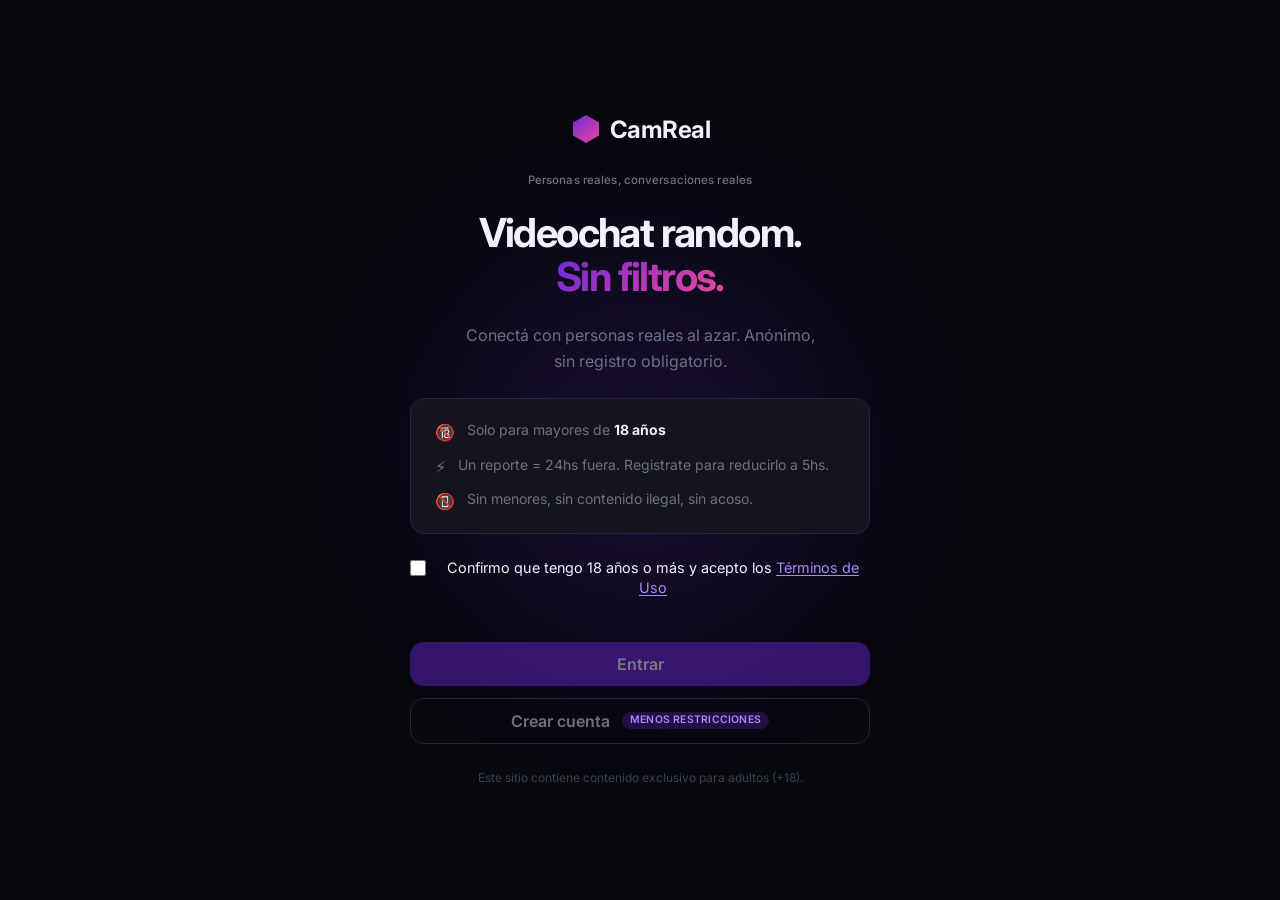
<file: index.html>
﻿<!DOCTYPE html>
<html lang="es">
<head>
  <meta charset="UTF-8">
  <meta name="viewport" content="width=device-width, initial-scale=1.0">
  <meta name="description" content="CamReal — La mejor alternativa a Omegle. Chat de video aleatorio con adultos, sin registro, 100% gratis. Conectá al instante con personas reales de todo el mundo.">
  <meta name="keywords" content="alternative to omegle, omegle alternative, chat adultos sin registro, video chat random, videochat adultos, chat aleatorio adultos, omegle adultos">
  <link rel="canonical" href="https://chatreal.live/">
  <meta name="robots" content="index, follow">

  <meta property="og:type" content="website">
  <meta property="og:title" content="CamReal — Video chat random para adultos, sin registro">
  <meta property="og:description" content="La mejor alternativa a Omegle. Chat de video aleatorio con personas reales, sin registro, 100% gratis.">
  <meta property="og:image" content="https://chatreal.live/og-image.jpg">
  <meta property="og:url" content="https://chatreal.live/">

  <meta name="twitter:card" content="summary_large_image">
  <meta name="twitter:title" content="CamReal — Video chat random para adultos, sin registro">
  <meta name="twitter:description" content="La mejor alternativa a Omegle. Chat de video aleatorio con personas reales, sin registro, 100% gratis.">
  <meta name="twitter:image" content="https://chatreal.live/og-image.jpg">

  <link rel="icon" href="data:image/svg+xml,<svg xmlns='http://www.w3.org/2000/svg' viewBox='0 0 100 100'><text y='.9em' font-size='90'>🎥</text></svg>">
  <link rel="manifest" href="manifest.json">
  <title>CamReal — Alternativa a Omegle | Video chat adultos sin registro</title>
  <link rel="preconnect" href="https://fonts.googleapis.com">
  <link href="https://fonts.googleapis.com/css2?family=Inter:ital,wght@0,300;0,400;0,500;0,600;0,700;1,400&display=swap" rel="stylesheet">
  <link rel="stylesheet" href="css/styles.css">
</head>
<script>
  if (localStorage.getItem('age_verified') === 'true') window.location.href = 'app.html';
</script>
<body class="landing-body">

  <div class="landing-bg">
    <div class="landing-glow"></div>
  </div>

  <div class="age-gate">
    <div class="age-gate__content">

      <div class="logo">
        <svg width="32" height="32" viewBox="0 0 32 32" fill="none">
          <path d="M16 2L29 9.5V22.5L16 30L3 22.5V9.5L16 2Z" fill="url(#grad)" stroke="none"/>
          <defs>
            <linearGradient id="grad" x1="3" y1="2" x2="29" y2="30" gradientUnits="userSpaceOnUse">
              <stop stop-color="#6D28D9"/>
              <stop offset="1" stop-color="#EC4899"/>
            </linearGradient>
          </defs>
        </svg>
        <span class="logo__text">CamReal</span>
      </div>
      <p class="logo__tagline">Personas reales, conversaciones reales</p>

      <h1 class="landing-heading">Videochat random.<br><em>Sin filtros.</em></h1>
      <p class="landing-sub">Conectá con personas reales al azar. Anónimo, sin registro obligatorio.</p>

      <div class="rules-list">
        <div class="rule-item">
          <span class="rule-icon">🔞</span>
          <span>Solo para mayores de <strong>18 años</strong></span>
        </div>
        <div class="rule-item">
          <span class="rule-icon">⚡</span>
          <span>Un reporte = 24hs fuera. Registrate para reducirlo a 5hs.</span>
        </div>
        <div class="rule-item">
          <span class="rule-icon">📵</span>
          <span>Sin menores, sin contenido ilegal, sin acoso.</span>
        </div>
      </div>

      <div class="age-confirm">
        <label class="age-confirm__label">
          <input type="checkbox" id="age-checkbox" class="age-confirm__checkbox">
          <span>Confirmo que tengo 18 años o más y acepto los <a href="tos.html" class="link">Términos de Uso</a></span>
        </label>
      </div>

      <div class="cta-group">
        <button class="btn btn--primary btn--lg" id="btn-entrar" disabled>
          Entrar
        </button>
        <a href="registro.html" class="btn btn--ghost btn--lg">
          Crear cuenta <span class="badge">Menos restricciones</span>
        </a>
      </div>

      <p class="disclaimer">
        Este sitio contiene contenido exclusivo para adultos (+18).
      </p>

      <script>
        const cb = document.getElementById('age-checkbox');
        const btn = document.getElementById('btn-entrar');
        cb.addEventListener('change', () => { btn.disabled = !cb.checked; });
        btn.addEventListener('click', () => {
          localStorage.setItem('age_verified', 'true');
          window.location.href = 'app.html';
        });
      </script>

    </div>
  </div>

</body>
</html>
</file>
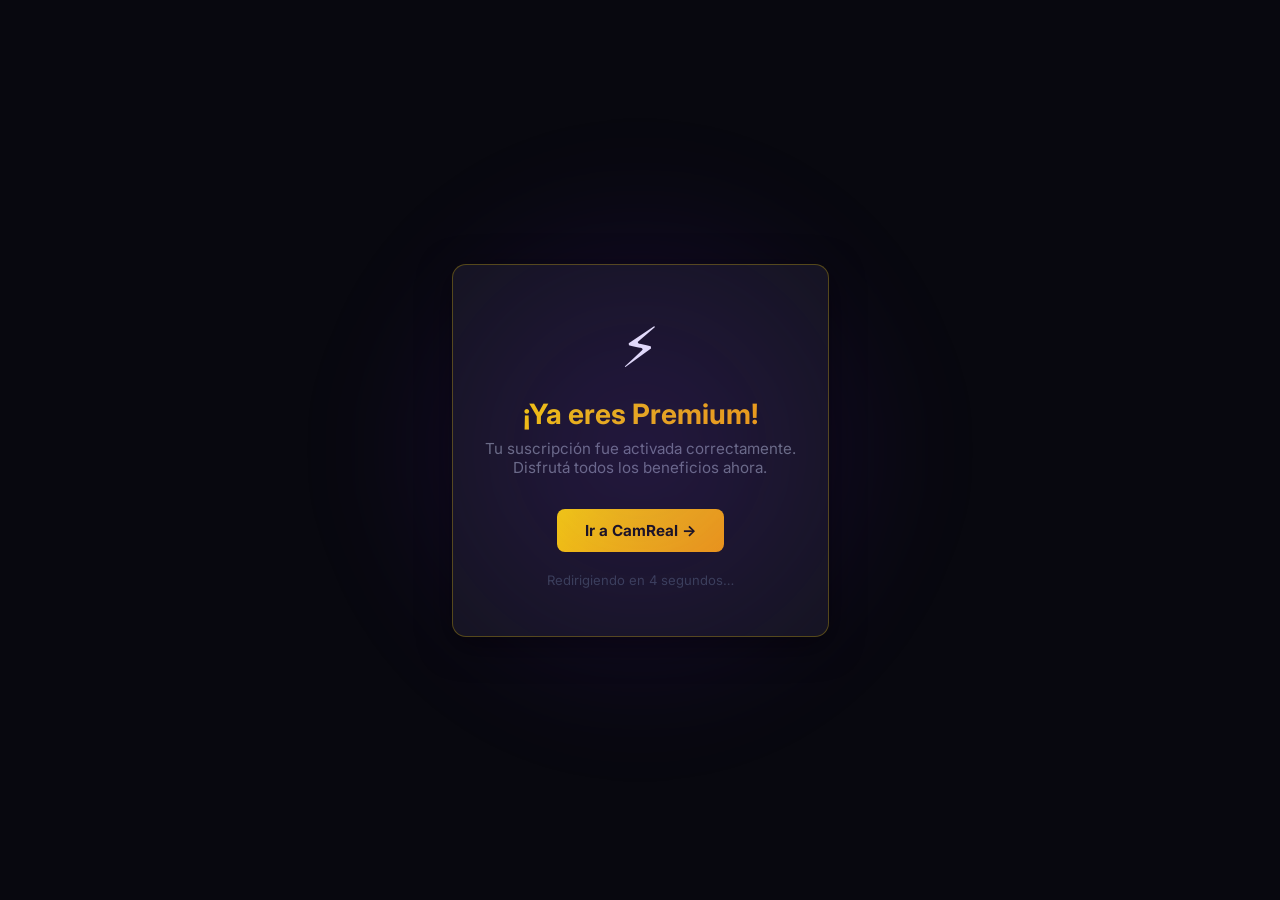
<file: premium-success.html>
<!DOCTYPE html>
<html lang="es">
<head>
  <meta charset="UTF-8">
  <meta name="viewport" content="width=device-width, initial-scale=1.0">
  <meta name="robots" content="noindex">
  <title>¡Suscripción activada! — CamReal</title>
  <link rel="icon" href="data:image/svg+xml,<svg xmlns='http://www.w3.org/2000/svg' viewBox='0 0 100 100'><text y='.9em' font-size='90'>🎥</text></svg>">
  <link rel="preconnect" href="https://fonts.googleapis.com">
  <link href="https://fonts.googleapis.com/css2?family=Inter:wght@400;600;700&display=swap" rel="stylesheet">
  <link rel="stylesheet" href="css/styles.css">
  <style>
    .success-page {
      min-height: 100vh;
      display: flex;
      align-items: center;
      justify-content: center;
      padding: 2rem 1rem;
    }
    .success-card {
      background: var(--card);
      border: 1px solid rgba(255,215,0,.28);
      border-radius: var(--radius);
      padding: 3rem 2rem;
      max-width: 380px;
      width: 100%;
      text-align: center;
      box-shadow: var(--shadow);
    }
    .success-icon { font-size: 3.5rem; margin-bottom: 1rem; }
    .success-title {
      font-size: 1.75rem;
      font-weight: 700;
      background: linear-gradient(135deg, #FFD700, #F59E0B);
      -webkit-background-clip: text;
      -webkit-text-fill-color: transparent;
      background-clip: text;
      margin-bottom: .5rem;
    }
    .success-sub { color: var(--text-muted); font-size: .95rem; margin-bottom: 2rem; }
    .countdown { font-size: .82rem; color: var(--text-faint); }
  </style>
</head>
<body class="landing-body">
  <div class="landing-bg"><div class="landing-glow"></div></div>
  <main class="success-page">
    <div class="success-card">
      <div class="success-icon">⚡</div>
      <h1 class="success-title">¡Ya eres Premium!</h1>
      <p class="success-sub">Tu suscripción fue activada correctamente.<br>Disfrutá todos los beneficios ahora.</p>
      <a href="app.html" class="btn--premium" style="display:inline-block;padding:.75rem 1.75rem;font-size:.95rem;text-decoration:none;border-radius:8px;background:linear-gradient(135deg,#FFD700,#F59E0B);color:#111;font-weight:700;">Ir a CamReal →</a>
      <p class="countdown" id="countdown" style="margin-top:1.25rem;">Redirigiendo en 5 segundos…</p>
    </div>
  </main>
  <script>
    let s = 5;
    const el = document.getElementById('countdown');
    const t = setInterval(() => {
      s--;
      el.textContent = `Redirigiendo en ${s} segundo${s !== 1 ? 's' : ''}…`;
      if (s <= 0) { clearInterval(t); location.href = 'app.html'; }
    }, 1000);
  </script>
</body>
</html>
</file>
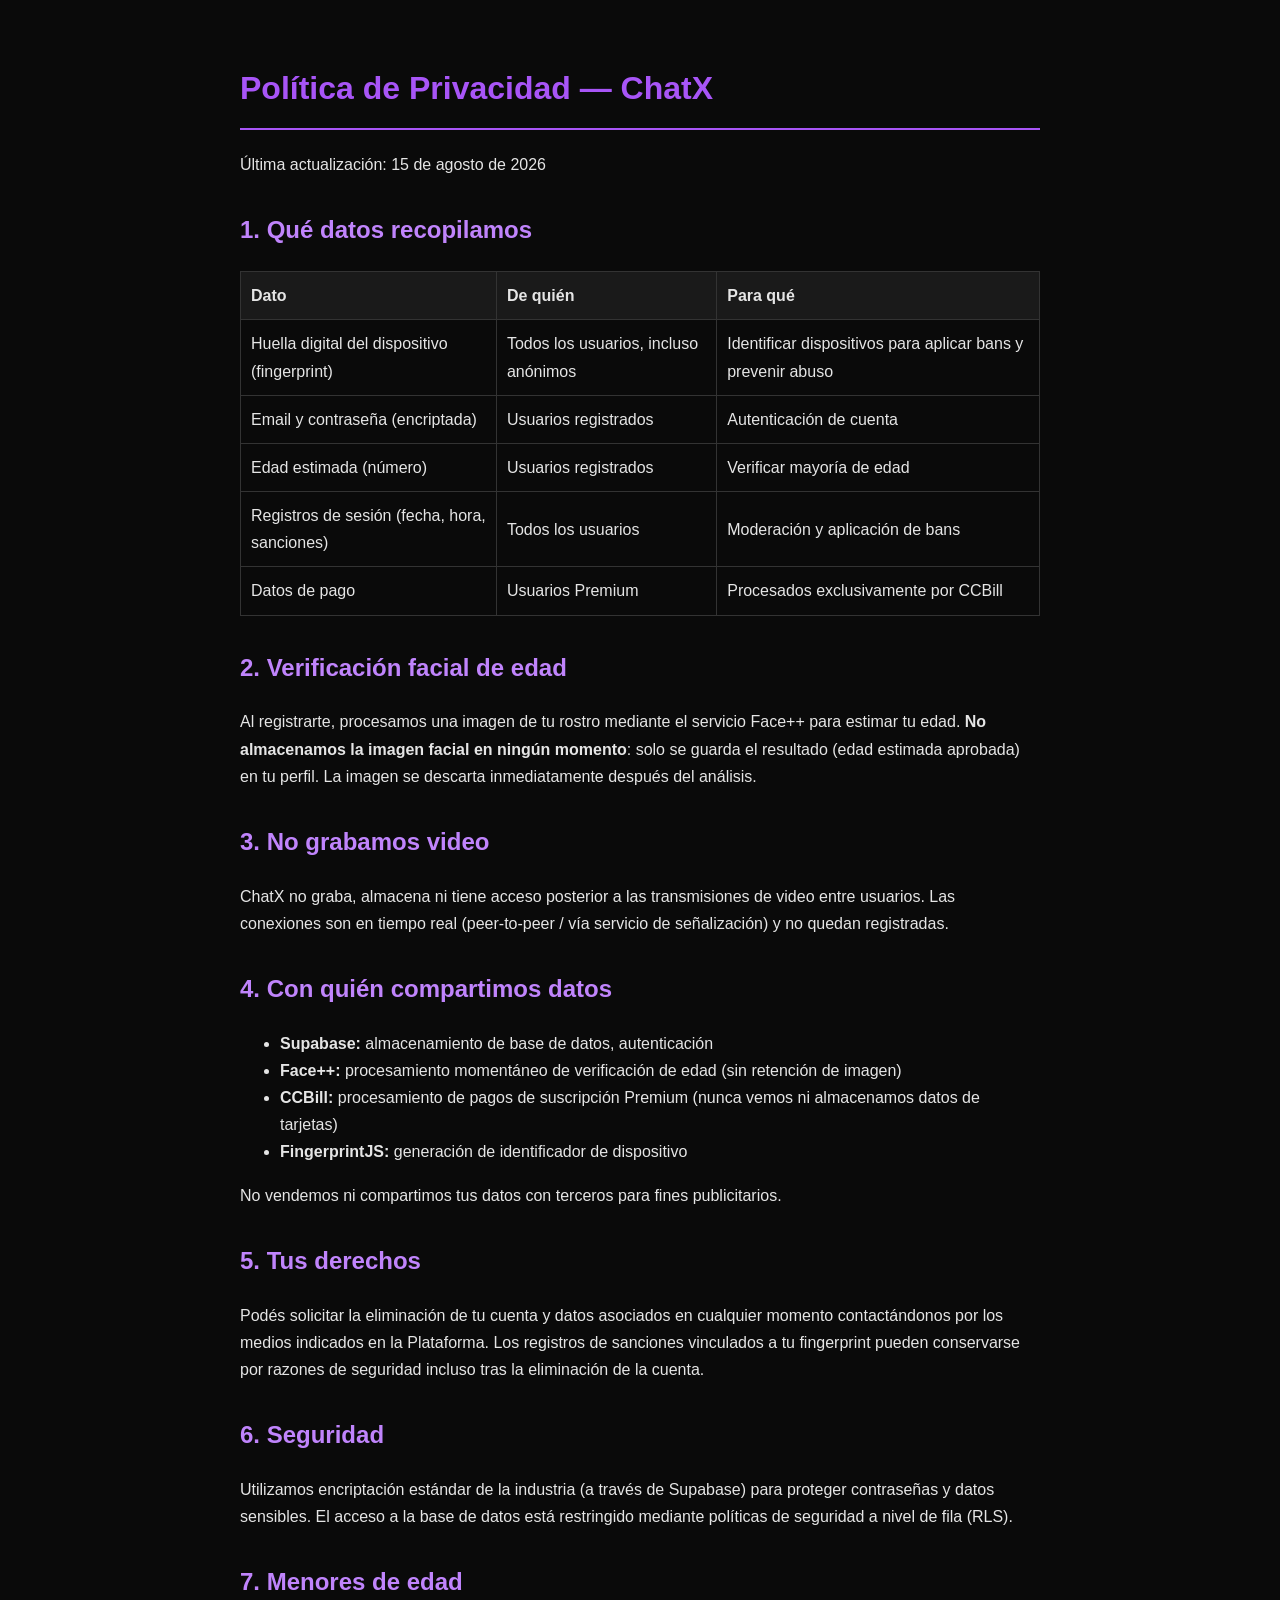
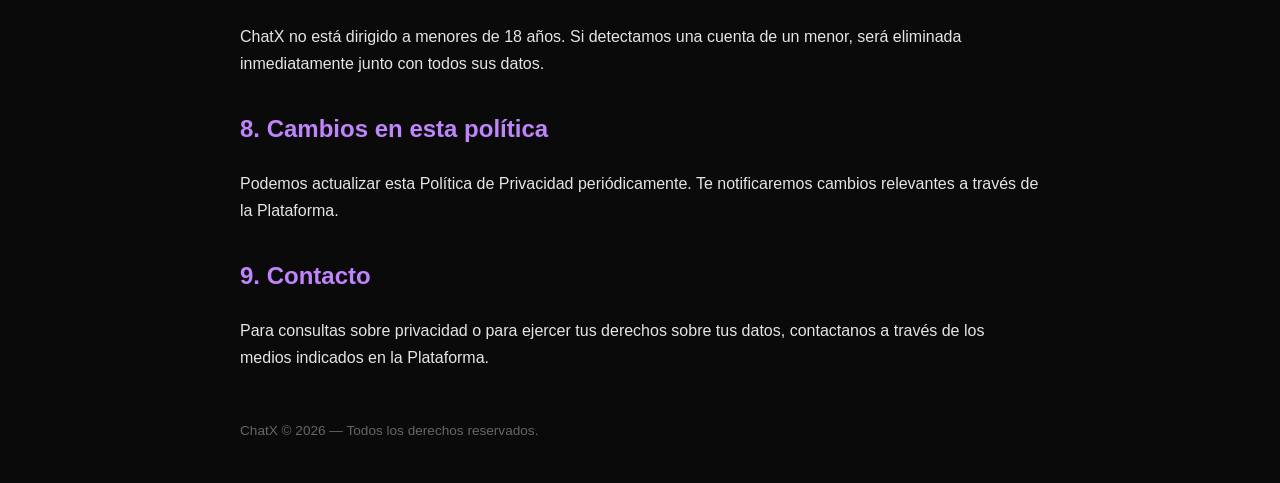
<file: privacidad.html>
<!DOCTYPE html>
<html lang="es">
<head>
<meta charset="UTF-8">
<meta name="viewport" content="width=device-width, initial-scale=1.0">
<title>Política de Privacidad - ChatX</title>
<style>
  body { background:#0a0a0a; color:#e5e5e5; font-family:'Segoe UI',Arial,sans-serif; max-width:800px; margin:0 auto; padding:40px 20px; line-height:1.7; }
  h1 { color:#a855f7; border-bottom:2px solid #a855f7; padding-bottom:12px; }
  h2 { color:#c084fc; margin-top:32px; }
  a { color:#c084fc; }
  table { width:100%; border-collapse:collapse; margin:16px 0; }
  td, th { border:1px solid #333; padding:10px; text-align:left; }
  th { background:#1a1a1a; }
  footer { margin-top:48px; font-size:0.85em; color:#666; }
</style>
</head>
<body>
<h1>Política de Privacidad — ChatX</h1>
<p>Última actualización: 15 de agosto de 2026</p>

<h2>1. Qué datos recopilamos</h2>
<table>
<tr><th>Dato</th><th>De quién</th><th>Para qué</th></tr>
<tr><td>Huella digital del dispositivo (fingerprint)</td><td>Todos los usuarios, incluso anónimos</td><td>Identificar dispositivos para aplicar bans y prevenir abuso</td></tr>
<tr><td>Email y contraseña (encriptada)</td><td>Usuarios registrados</td><td>Autenticación de cuenta</td></tr>
<tr><td>Edad estimada (número)</td><td>Usuarios registrados</td><td>Verificar mayoría de edad</td></tr>
<tr><td>Registros de sesión (fecha, hora, sanciones)</td><td>Todos los usuarios</td><td>Moderación y aplicación de bans</td></tr>
<tr><td>Datos de pago</td><td>Usuarios Premium</td><td>Procesados exclusivamente por CCBill</td></tr>
</table>

<h2>2. Verificación facial de edad</h2>
<p>Al registrarte, procesamos una imagen de tu rostro mediante el servicio Face++ para estimar tu edad. <strong>No almacenamos la imagen facial en ningún momento</strong>: solo se guarda el resultado (edad estimada aprobada) en tu perfil. La imagen se descarta inmediatamente después del análisis.</p>

<h2>3. No grabamos video</h2>
<p>ChatX no graba, almacena ni tiene acceso posterior a las transmisiones de video entre usuarios. Las conexiones son en tiempo real (peer-to-peer / vía servicio de señalización) y no quedan registradas.</p>

<h2>4. Con quién compartimos datos</h2>
<ul>
  <li><strong>Supabase:</strong> almacenamiento de base de datos, autenticación</li>
  <li><strong>Face++:</strong> procesamiento momentáneo de verificación de edad (sin retención de imagen)</li>
  <li><strong>CCBill:</strong> procesamiento de pagos de suscripción Premium (nunca vemos ni almacenamos datos de tarjetas)</li>
  <li><strong>FingerprintJS:</strong> generación de identificador de dispositivo</li>
</ul>
<p>No vendemos ni compartimos tus datos con terceros para fines publicitarios.</p>

<h2>5. Tus derechos</h2>
<p>Podés solicitar la eliminación de tu cuenta y datos asociados en cualquier momento contactándonos por los medios indicados en la Plataforma. Los registros de sanciones vinculados a tu fingerprint pueden conservarse por razones de seguridad incluso tras la eliminación de la cuenta.</p>

<h2>6. Seguridad</h2>
<p>Utilizamos encriptación estándar de la industria (a través de Supabase) para proteger contraseñas y datos sensibles. El acceso a la base de datos está restringido mediante políticas de seguridad a nivel de fila (RLS).</p>

<h2>7. Menores de edad</h2>
<p>ChatX no está dirigido a menores de 18 años. Si detectamos una cuenta de un menor, será eliminada inmediatamente junto con todos sus datos.</p>

<h2>8. Cambios en esta política</h2>
<p>Podemos actualizar esta Política de Privacidad periódicamente. Te notificaremos cambios relevantes a través de la Plataforma.</p>

<h2>9. Contacto</h2>
<p>Para consultas sobre privacidad o para ejercer tus derechos sobre tus datos, contactanos a través de los medios indicados en la Plataforma.</p>

<footer>ChatX © 2026 — Todos los derechos reservados.</footer>
</body>
</html>
</file>
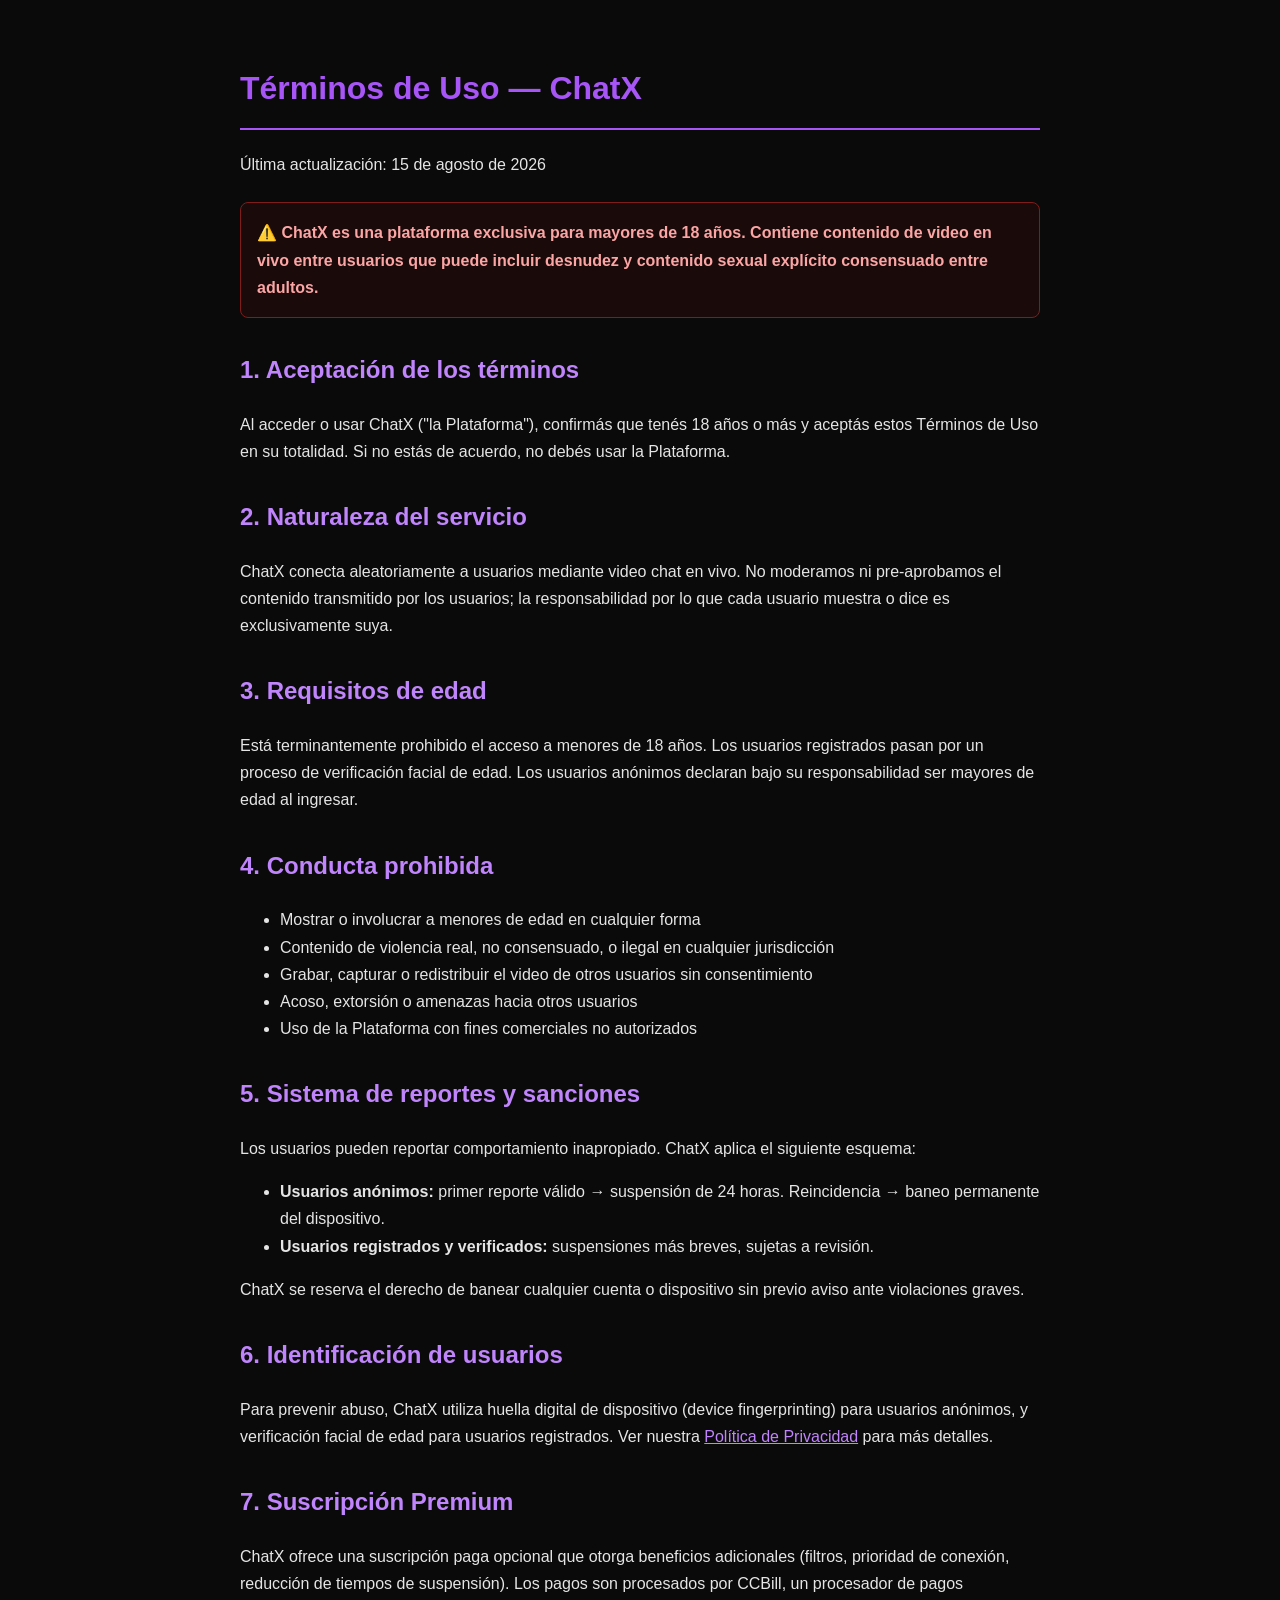
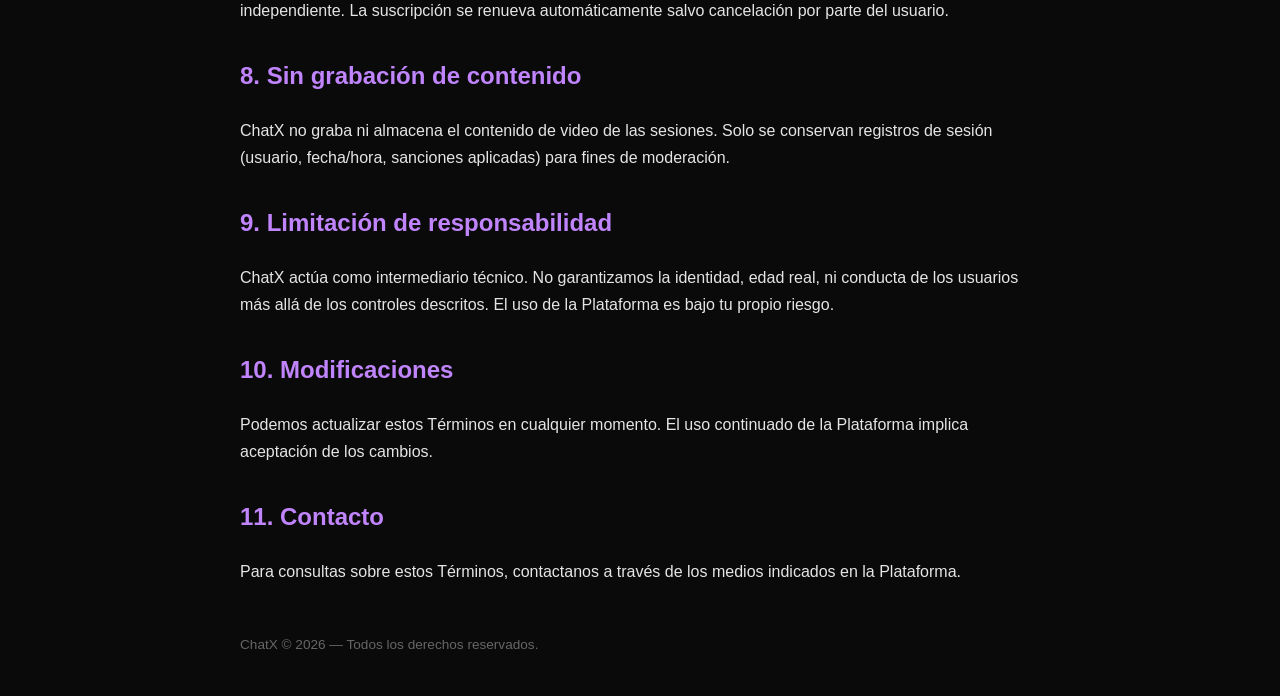
<file: terminos.html>
<!DOCTYPE html>
<html lang="es">
<head>
<meta charset="UTF-8">
<meta name="viewport" content="width=device-width, initial-scale=1.0">
<title>Términos de Uso - ChatX</title>
<style>
  body { background:#0a0a0a; color:#e5e5e5; font-family:'Segoe UI',Arial,sans-serif; max-width:800px; margin:0 auto; padding:40px 20px; line-height:1.7; }
  h1 { color:#a855f7; border-bottom:2px solid #a855f7; padding-bottom:12px; }
  h2 { color:#c084fc; margin-top:32px; }
  a { color:#c084fc; }
  .aviso { background:#1a0a0a; border:1px solid #7f1d1d; border-radius:8px; padding:16px; margin:24px 0; color:#fca5a5; font-weight:bold; }
  footer { margin-top:48px; font-size:0.85em; color:#666; }
</style>
</head>
<body>
<h1>Términos de Uso — ChatX</h1>
<p>Última actualización: 15 de agosto de 2026</p>

<div class="aviso">⚠️ ChatX es una plataforma exclusiva para mayores de 18 años. Contiene contenido de video en vivo entre usuarios que puede incluir desnudez y contenido sexual explícito consensuado entre adultos.</div>

<h2>1. Aceptación de los términos</h2>
<p>Al acceder o usar ChatX ("la Plataforma"), confirmás que tenés 18 años o más y aceptás estos Términos de Uso en su totalidad. Si no estás de acuerdo, no debés usar la Plataforma.</p>

<h2>2. Naturaleza del servicio</h2>
<p>ChatX conecta aleatoriamente a usuarios mediante video chat en vivo. No moderamos ni pre-aprobamos el contenido transmitido por los usuarios; la responsabilidad por lo que cada usuario muestra o dice es exclusivamente suya.</p>

<h2>3. Requisitos de edad</h2>
<p>Está terminantemente prohibido el acceso a menores de 18 años. Los usuarios registrados pasan por un proceso de verificación facial de edad. Los usuarios anónimos declaran bajo su responsabilidad ser mayores de edad al ingresar.</p>

<h2>4. Conducta prohibida</h2>
<ul>
  <li>Mostrar o involucrar a menores de edad en cualquier forma</li>
  <li>Contenido de violencia real, no consensuado, o ilegal en cualquier jurisdicción</li>
  <li>Grabar, capturar o redistribuir el video de otros usuarios sin consentimiento</li>
  <li>Acoso, extorsión o amenazas hacia otros usuarios</li>
  <li>Uso de la Plataforma con fines comerciales no autorizados</li>
</ul>

<h2>5. Sistema de reportes y sanciones</h2>
<p>Los usuarios pueden reportar comportamiento inapropiado. ChatX aplica el siguiente esquema:</p>
<ul>
  <li><strong>Usuarios anónimos:</strong> primer reporte válido → suspensión de 24 horas. Reincidencia → baneo permanente del dispositivo.</li>
  <li><strong>Usuarios registrados y verificados:</strong> suspensiones más breves, sujetas a revisión.</li>
</ul>
<p>ChatX se reserva el derecho de banear cualquier cuenta o dispositivo sin previo aviso ante violaciones graves.</p>

<h2>6. Identificación de usuarios</h2>
<p>Para prevenir abuso, ChatX utiliza huella digital de dispositivo (device fingerprinting) para usuarios anónimos, y verificación facial de edad para usuarios registrados. Ver nuestra <a href="privacidad.html">Política de Privacidad</a> para más detalles.</p>

<h2>7. Suscripción Premium</h2>
<p>ChatX ofrece una suscripción paga opcional que otorga beneficios adicionales (filtros, prioridad de conexión, reducción de tiempos de suspensión). Los pagos son procesados por CCBill, un procesador de pagos independiente. La suscripción se renueva automáticamente salvo cancelación por parte del usuario.</p>

<h2>8. Sin grabación de contenido</h2>
<p>ChatX no graba ni almacena el contenido de video de las sesiones. Solo se conservan registros de sesión (usuario, fecha/hora, sanciones aplicadas) para fines de moderación.</p>

<h2>9. Limitación de responsabilidad</h2>
<p>ChatX actúa como intermediario técnico. No garantizamos la identidad, edad real, ni conducta de los usuarios más allá de los controles descritos. El uso de la Plataforma es bajo tu propio riesgo.</p>

<h2>10. Modificaciones</h2>
<p>Podemos actualizar estos Términos en cualquier momento. El uso continuado de la Plataforma implica aceptación de los cambios.</p>

<h2>11. Contacto</h2>
<p>Para consultas sobre estos Términos, contactanos a través de los medios indicados en la Plataforma.</p>

<footer>ChatX © 2026 — Todos los derechos reservados.</footer>
</body>
</html>
</file>
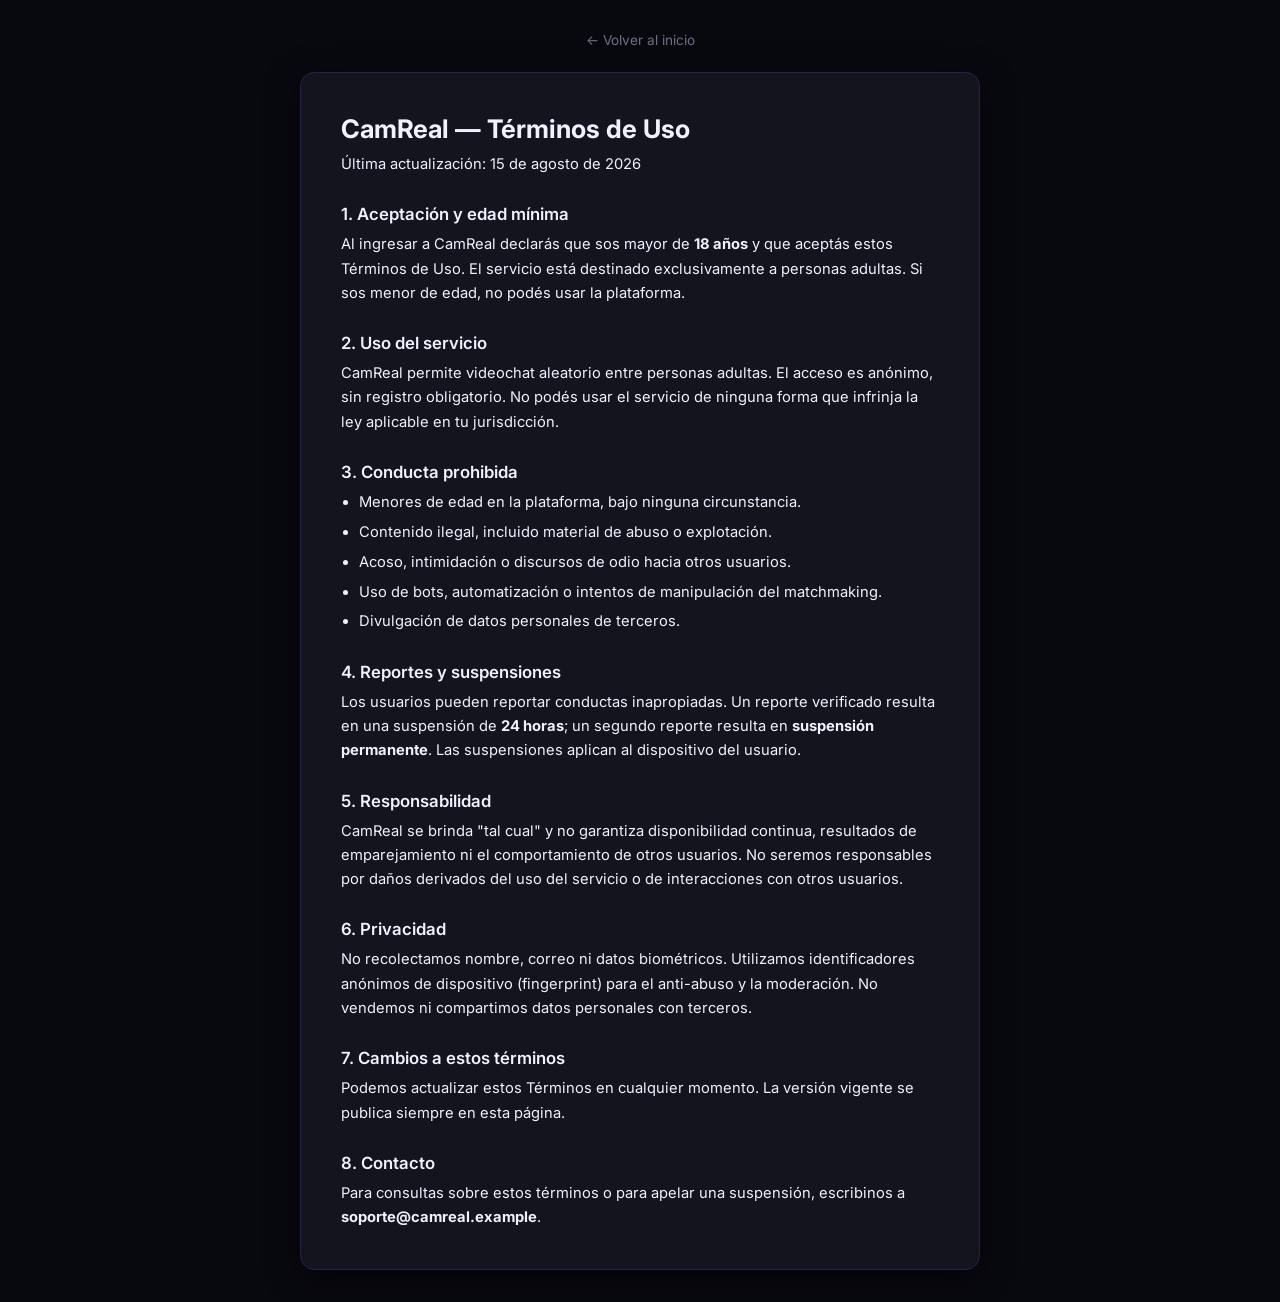
<file: tos.html>
<!DOCTYPE html>
<html lang="es">
<head>
  <meta charset="UTF-8">
  <meta name="viewport" content="width=device-width, initial-scale=1.0">
  <meta name="robots" content="noindex">
  <title>CamReal — Términos de Uso</title>
  <link rel="preconnect" href="https://fonts.googleapis.com">
  <link href="https://fonts.googleapis.com/css2?family=Inter:wght@300;400;500;600;700&display=swap" rel="stylesheet">
  <link rel="stylesheet" href="css/styles.css">
  <style>
    .tos-page {
      min-height: 100vh;
      display: flex;
      flex-direction: column;
      align-items: center;
      padding: 2rem 1rem;
    }
    .tos-card {
      background: var(--card);
      border: 1px solid var(--border);
      border-radius: var(--radius);
      padding: 2.5rem clamp(1.25rem, 4vw, 2.5rem);
      max-width: 680px;
      width: 100%;
      box-shadow: var(--shadow);
    }
    .tos-card h1 {
      font-size: 1.6rem;
      font-weight: 700;
      margin-bottom: .25rem;
    }
    .tos-card h2 {
      font-size: 1.05rem;
      font-weight: 600;
      color: var(--text);
      margin: 1.75rem 0 .5rem;
    }
    .tos-card p,
    .tos-card li {
      font-size: .92rem;
      color: var(--text-secondary);
      line-height: 1.65;
    }
    .tos-card ul {
      margin: 0;
      padding-left: 1.1rem;
      display: flex;
      flex-direction: column;
      gap: .35rem;
    }
    .tos-updated {
      font-size: .78rem;
      color: var(--text-faint);
      margin-top: .5rem;
    }
    .tos-back {
      display: inline-flex;
      align-items: center;
      gap: .4rem;
      color: var(--text-muted);
      font-size: .85rem;
      margin-bottom: 1.5rem;
      transition: color .15s;
    }
    .tos-back:hover { color: var(--text); }
  </style>
</head>
<body class="landing-body">
  <main class="tos-page">
    <a href="index.html" class="tos-back">← Volver al inicio</a>

    <div class="tos-card">
      <h1>CamReal — Términos de Uso</h1>
      <p class="tos-updated">Última actualización: 15 de agosto de 2026</p>

      <h2>1. Aceptación y edad mínima</h2>
      <p>Al ingresar a CamReal declarás que sos mayor de <strong>18 años</strong> y que aceptás estos Términos de Uso. El servicio está destinado exclusivamente a personas adultas. Si sos menor de edad, no podés usar la plataforma.</p>

      <h2>2. Uso del servicio</h2>
      <p>CamReal permite videochat aleatorio entre personas adultas. El acceso es anónimo, sin registro obligatorio. No podés usar el servicio de ninguna forma que infrinja la ley aplicable en tu jurisdicción.</p>

      <h2>3. Conducta prohibida</h2>
      <ul>
        <li>Menores de edad en la plataforma, bajo ninguna circunstancia.</li>
        <li>Contenido ilegal, incluido material de abuso o explotación.</li>
        <li>Acoso, intimidación o discursos de odio hacia otros usuarios.</li>
        <li>Uso de bots, automatización o intentos de manipulación del matchmaking.</li>
        <li>Divulgación de datos personales de terceros.</li>
      </ul>

      <h2>4. Reportes y suspensiones</h2>
      <p>Los usuarios pueden reportar conductas inapropiadas. Un reporte verificado resulta en una suspensión de <strong>24 horas</strong>; un segundo reporte resulta en <strong>suspensión permanente</strong>. Las suspensiones aplican al dispositivo del usuario.</p>

      <h2>5. Responsabilidad</h2>
      <p>CamReal se brinda "tal cual" y no garantiza disponibilidad continua, resultados de emparejamiento ni el comportamiento de otros usuarios. No seremos responsables por daños derivados del uso del servicio o de interacciones con otros usuarios.</p>

      <h2>6. Privacidad</h2>
      <p>No recolectamos nombre, correo ni datos biométricos. Utilizamos identificadores anónimos de dispositivo (fingerprint) para el anti-abuso y la moderación. No vendemos ni compartimos datos personales con terceros.</p>

      <h2>7. Cambios a estos términos</h2>
      <p>Podemos actualizar estos Términos en cualquier momento. La versión vigente se publica siempre en esta página.</p>

      <h2>8. Contacto</h2>
      <p>Para consultas sobre estos términos o para apelar una suspensión, escribinos a <strong>soporte@camreal.example</strong>.</p>
    </div>
  </main>
</body>
</html>
</file>
<file: css/styles.css>
/* ========================================
   CamReal — Global Styles
   Dark premium adult videochat theme
   ======================================== */

/* === RESET & TOKENS === */
*, *::before, *::after { box-sizing: border-box; margin: 0; padding: 0; }
.hidden { display: none !important; }

:root {
  --bg:           #08080F;
  --surface:      #0F0F1A;
  --card:         #14141F;
  --border:       #23234A;
  --primary:      #6D28D9;
  --primary-h:    #5B21B6;
  --accent:       #EC4899;
  --text:         #F0F0FF;
  --text-muted:   #6B7280;
  --text-faint:   #374151;
  --danger:       #EF4444;
  --danger-h:     #DC2626;
  --success:      #10B981;
  --font:         'Inter', system-ui, -apple-system, sans-serif;
  --radius:       14px;
  --radius-sm:    8px;
  --shadow:       0 8px 32px rgba(0,0,0,.6);
}

html { height: 100%; }

body {
  font-family: var(--font);
  background: var(--bg);
  color: var(--text);
  min-height: 100%;
  -webkit-font-smoothing: antialiased;
}

a { color: inherit; text-decoration: none; }


/* ========================================
   SHARED COMPONENTS
   ======================================== */

/* Logo */
.logo {
  display: flex;
  align-items: center;
  gap: .5rem;
  font-weight: 700;
  font-size: 1.25rem;
  letter-spacing: -.02em;
  text-decoration: none;
  color: var(--text);
}
.logo--sm { font-size: 1rem; }
.logo__text { color: var(--text); }
.logo__wordmark {
  display: flex;
  flex-direction: column;
  align-items: flex-start;
  gap: .1rem;
  line-height: 1.2;
}
.logo__tagline {
  display: block;
  font-size: .72rem;
  font-weight: 500;
  letter-spacing: .01em;
  color: var(--text-muted);
  white-space: nowrap;
}
.age-gate__content .logo__tagline { white-space: normal; }


/* Buttons */
.btn {
  display: inline-flex;
  align-items: center;
  justify-content: center;
  gap: .5rem;
  font-family: var(--font);
  font-weight: 600;
  font-size: .9rem;
  border: none;
  border-radius: var(--radius-sm);
  cursor: pointer;
  transition: background .15s ease-out, transform .12s ease-out, opacity .15s ease-out;
  text-decoration: none;
  white-space: nowrap;
  padding: .65rem 1.25rem;
  line-height: 1;
}
.btn:not(:disabled):hover { transform: translateY(-1px); }
.btn:active { transform: scale(.97); }
.btn:disabled { opacity: .45; cursor: not-allowed; pointer-events: none; }

.btn--primary {
  background: var(--primary);
  color: #fff;
}
.btn--primary:hover { background: var(--primary-h); }

.btn--danger {
  background: transparent;
  color: var(--danger);
  border: 1.5px solid var(--danger);
}
.btn--danger:hover { background: rgba(239,68,68,.1); }

.btn--ghost {
  background: transparent;
  color: var(--text-muted);
  border: 1.5px solid var(--border);
}
.btn--ghost:hover { border-color: var(--text-muted); color: var(--text); }

.btn--lg { padding: .85rem 2rem; font-size: 1rem; border-radius: var(--radius); }
#btn-siguiente svg { transition: transform .15s ease-out; }
#btn-siguiente:not(:disabled):hover svg { transform: translateX(3px); }
.btn--sm { padding: .45rem .85rem; font-size: .8rem; }

/* Icon button */
.icon-btn {
  position: relative;
  background: transparent;
  border: 1.5px solid var(--border);
  color: var(--text-muted);
  border-radius: var(--radius-sm);
  width: 36px;
  height: 36px;
  display: flex;
  align-items: center;
  justify-content: center;
  cursor: pointer;
  transition: border-color .15s, color .15s, background .15s, transform .12s ease-out;
}
.icon-btn:hover { border-color: var(--text-muted); color: var(--text); }
.icon-btn.muted { background: var(--danger); border-color: var(--danger); color: #fff; }
/* Botón de efectos de sonido: muted = icono apagado con línea diagonal (sin fondo rojo) */
.icon-btn--sounds.muted {
  background: transparent;
  border-color: var(--border);
  color: var(--text-faint);
}
.icon-btn--sounds.muted svg { opacity: .45; }
.icon-btn--sounds.muted::after {
  content: '';
  position: absolute;
  width: 1.6px;
  height: 20px;
  background: var(--danger);
  border-radius: 2px;
  transform: rotate(-45deg);
  opacity: .75;
}
.icon-btn:active { transform: scale(.92); }

/* Badge */
.badge {
  display: inline-block;
  background: rgba(109,40,217,.25);
  color: #A78BFA;
  font-size: .65rem;
  font-weight: 600;
  padding: .2rem .5rem;
  border-radius: 999px;
  letter-spacing: .02em;
  margin-left: .25rem;
  text-transform: uppercase;
}

/* Link */
.link {
  color: #A78BFA;
  text-decoration: underline;
  text-underline-offset: 2px;
}
.link:hover { color: var(--text); }

/* Spinner animado de matchmaking */
.spinner {
  width: 44px;
  height: 44px;
  border-radius: 50%;
  flex-shrink: 0;
  /* Anillo doble-tono violeta→rosa con arco abierto */
  background: conic-gradient(from 0deg, var(--primary), var(--accent) 55%, transparent 72%);
  -webkit-mask: radial-gradient(farthest-side, transparent calc(100% - 6px), #000 calc(100% - 5px));
          mask: radial-gradient(farthest-side, transparent calc(100% - 6px), #000 calc(100% - 5px));
  animation:
    spin .9s linear infinite,
    spinner-glow 1.6s ease-in-out infinite;
  transition: opacity .4s ease;
}
@keyframes spin { to { transform: rotate(360deg); } }
@keyframes spinner-glow {
  0%, 100% { box-shadow: 0 0 0 0 rgba(109,40,217,.25); }
  50%      { box-shadow: 0 0 16px 4px rgba(109,40,217,.35); }
}

/* Cuenco del spinner (Double-Bezel): hairline + halo radial sutil detrás del anillo */
.spinner-shell {
  position: relative;
  width: 64px;
  height: 64px;
  display: flex;
  align-items: center;
  justify-content: center;
}
.spinner-shell::before {
  content: '';
  position: absolute;
  inset: 3px;
  border-radius: 50%;
  border: 1px solid rgba(255,255,255,.09);
  background: radial-gradient(circle, rgba(109,40,217,.06) 0%, transparent 68%);
}

/* Pausa de búsqueda: el anillo se congela + símbolo ⏸ (dos barras) en el centro */
.spinner-pause {
  position: absolute;
  inset: 0;
  display: flex;
  align-items: center;
  justify-content: center;
  gap: 5px;
  pointer-events: none;
  opacity: 0;
  transform: scale(.3);
  transition: opacity .3s ease, transform .45s cubic-bezier(.34, 1.56, .64, 1);
}
.spinner-pause::before,
.spinner-pause::after {
  content: '';
  width: 5px;
  height: 17px;
  border-radius: 2px;
  background: var(--accent);
  box-shadow: 0 0 10px rgba(236,72,153,.5);
}
#prefs-searching.is-paused .spinner {
  animation-play-state: paused;
  opacity: .35;
}
#prefs-searching.is-paused .spinner-pause {
  opacity: 1;
  transform: scale(1);
}

/* Status badge */
.status-badge {
  display: flex;
  align-items: center;
  gap: .45rem;
  font-size: .8rem;
  font-weight: 500;
  color: var(--text-muted);
  background: var(--card);
  border: 1px solid var(--border);
  border-radius: 999px;
  padding: .3rem .75rem;
}
.status-dot {
  width: 8px;
  height: 8px;
  border-radius: 50%;
  flex-shrink: 0;
  background: var(--text-faint);
}
.status-dot--waiting {
  background: #FBBF24;
  animation: dot-pop .2s ease-out, pulse-yellow 1.5s infinite;
}
.status-dot--connected {
  background: var(--success);
  animation: dot-pop .2s ease-out, pulse-green 2s infinite;
}
.status-dot--searching {
  background: #6D28D9;
  animation: dot-pop .2s ease-out, pulse-purple 1.2s infinite;
}
.status-dot--disconnected {
  background: #EF4444;
}
@keyframes pulse-yellow {
  0%, 100% { box-shadow: 0 0 0 0 rgba(251,191,36,.4); }
  50% { box-shadow: 0 0 0 6px rgba(251,191,36,0); }
}
@keyframes pulse-green {
  0%, 100% { box-shadow: 0 0 0 0 rgba(16,185,129,.4); }
  50% { box-shadow: 0 0 0 6px rgba(16,185,129,0); }
}
@keyframes pulse-purple {
  0%, 100% { box-shadow: 0 0 0 0 rgba(109,40,217,.4); }
  50% { box-shadow: 0 0 0 6px rgba(109,40,217,0); }
}

/* ========================================
   MATCHMAKING UX — estados de búsqueda
   ======================================== */

/* Botones deshabilitados durante búsqueda (CSS puro, sin JS) */
@keyframes dot-pop {
  from { opacity: 0; transform: scale(.6); }
  to   { opacity: 1; transform: scale(1); }
}

@keyframes pop-in {
  from { opacity: 0; transform: scale(.95); }
  to   { opacity: 1; transform: scale(1); }
}

@keyframes remote-reveal {
  from { opacity: 0; transform: scale(1.02); }
  to   { opacity: 1; transform: scale(1); }
}

#app-layout:has(.status-dot--searching) #btn-siguiente,
#app-layout:has(.status-dot--searching) #btn-reportar {
  opacity: .45;
  cursor: not-allowed;
  pointer-events: none;
  filter: grayscale(.35);
}

/* Aviso de timeout: sin pareja tras ~30s de búsqueda (lo muestra app.js) */
.search-error {
  margin: 0;
  max-width: 300px;
  font-size: .82rem;
  line-height: 1.4;
  color: #FCA5A5;
  text-align: center;
}
.search-error.hidden { display: none; }
.search-error:not(.hidden) { animation: fade-in .25s ease-out; }
@keyframes fade-in { from { opacity: 0; } to { opacity: 1; } }


/* ========================================
   LANDING PAGE
   ======================================== */

.landing-body {
  display: flex;
  align-items: center;
  justify-content: center;
  min-height: 100vh;
  overflow: hidden;
  position: relative;
}

.landing-bg {
  position: fixed;
  inset: 0;
  pointer-events: none;
  z-index: 0;
}
.landing-glow {
  position: absolute;
  width: 600px;
  height: 600px;
  background: radial-gradient(circle, rgba(109,40,217,.18) 0%, transparent 70%);
  top: 50%;
  left: 50%;
  transform: translate(-50%, -50%);
  filter: blur(40px);
}

.age-gate {
  position: relative;
  z-index: 1;
  width: 100%;
  display: flex;
  align-items: center;
  justify-content: center;
  padding: 2rem 1rem;
}

.age-gate__content {
  max-width: 460px;
  width: 100%;
  display: flex;
  flex-direction: column;
  align-items: center;
  gap: 1.5rem;
  text-align: center;
}

.age-gate__content .logo {
  font-size: 1.5rem;
  margin-bottom: .25rem;
}

.landing-heading {
  font-size: 2.5rem;
  font-weight: 700;
  letter-spacing: -.04em;
  line-height: 1.1;
  color: var(--text);
}
.landing-heading em {
  font-style: normal;
  background: linear-gradient(135deg, #6D28D9, #EC4899);
  -webkit-background-clip: text;
  -webkit-text-fill-color: transparent;
  background-clip: text;
}

.landing-sub {
  font-size: 1rem;
  color: var(--text-muted);
  line-height: 1.6;
  max-width: 360px;
}

/* Rules */
.rules-list {
  display: flex;
  flex-direction: column;
  gap: .6rem;
  text-align: left;
  background: var(--card);
  border: 1px solid var(--border);
  border-radius: var(--radius);
  padding: 1.25rem 1.5rem;
  width: 100%;
}
.rule-item {
  display: flex;
  align-items: flex-start;
  gap: .75rem;
  font-size: .875rem;
  color: var(--text-muted);
  line-height: 1.5;
}
.rule-item strong { color: var(--text); }
.rule-icon { flex-shrink: 0; font-size: 1rem; margin-top: .05rem; }

/* CTA group */
.cta-group {
  display: flex;
  flex-direction: column;
  align-items: center;
  gap: .75rem;
  width: 100%;
}
.cta-group .btn { width: 100%; justify-content: center; }

.age-confirm {
  margin-bottom: 1.25rem;
}
.age-confirm__label {
  display: flex;
  align-items: flex-start;
  gap: .625rem;
  cursor: pointer;
  font-size: .9rem;
  color: var(--text-secondary);
  line-height: 1.4;
}
.age-confirm__checkbox {
  margin-top: .15rem;
  accent-color: var(--primary);
  width: 1rem;
  height: 1rem;
  flex-shrink: 0;
}

.disclaimer {
  font-size: .75rem;
  color: var(--text-faint);
  line-height: 1.6;
  max-width: 360px;
}


/* ========================================
   APP PAGE
   ======================================== */

.app-body {
  overflow: hidden;
  height: 100vh;
}

.app-layout {
  display: flex;
  flex-direction: column;
  height: 100vh;
}

/* App header */
.app-header {
  display: flex;
  align-items: center;
  justify-content: space-between;
  padding: .75rem 1.25rem;
  background: rgba(8,8,15,.85);
  backdrop-filter: blur(12px);
  border-bottom: 1px solid var(--border);
  z-index: 10;
  flex-shrink: 0;
}
.mobile-controls-row { display: none; }

.header-actions {
  display: flex;
  align-items: center;
  gap: .5rem;
}

/* Video area — flex column: remote top, bottom row below */
.video-area {
  flex: 1;
  display: flex;
  flex-direction: column;
  background: #000;
  overflow: hidden;
  min-height: 0;
}

/* Remote video — takes all remaining space */
.video-box--remote {
  flex: 1;
  position: relative;
  background: #0a0a12;
  overflow: hidden;
  min-height: 0;
}
.video-box--remote video {
  width: 100%;
  height: 100%;
  object-fit: cover;
  image-rendering: -webkit-optimize-contrast;
  image-rendering: crisp-edges;
  will-change: transform;
  backface-visibility: hidden;
}

/* Transicion de entrada de la pareja (solo transform + opacity) */
#app-layout:has(.status-dot--connected) #remoteVideo {
  animation: remote-reveal .25s ease-out;
}

/* Bottom row: local video + chat */
.video-bottom {
  display: flex;
  height: 200px;
  flex-shrink: 0;
  border-top: 1px solid var(--border);
  background: #000;
}

/* Local video — fixed width in bottom row */
.video-box--local {
  width: 180px;
  flex-shrink: 0;
  position: relative;
  overflow: hidden;
  border-right: 1px solid var(--border);
  background: #111;
}
.video-box--local video {
  width: 100%;
  height: 100%;
  object-fit: cover;
  image-rendering: -webkit-optimize-contrast;
  image-rendering: crisp-edges;
  will-change: transform;
  backface-visibility: hidden;
}

/* Speaking activity rings */
.speaking-ring {
  position: absolute;
  inset: 0;
  z-index: 5;
  pointer-events: none;
  border-radius: inherit;
  box-shadow: inset 0 0 0 0 transparent;
  transition: box-shadow 0.1s ease;
}
.speaking-ring.active {
  box-shadow: inset 0 0 0 3px var(--success), 0 0 14px 2px rgba(16,185,129,.35);
  animation: speaking-pulse 1.2s ease-in-out infinite;
}
.speaking-ring--remote.active {
  box-shadow: inset 0 0 0 4px var(--accent), 0 0 20px 4px rgba(236,72,153,.3);
}
@keyframes speaking-pulse {
  0%, 100% { opacity: 1; }
  50%       { opacity: .7; }
}

/* Chat panel */
.chat-panel {
  flex: 1;
  display: flex;
  flex-direction: column;
  background: var(--surface);
  overflow: hidden;
}
.chat-messages {
  flex: 1;
  overflow-y: auto;
  padding: .75rem;
  display: flex;
  flex-direction: column;
  gap: .4rem;
}
.chat-placeholder {
  color: var(--text-muted);
  font-size: .75rem;
  text-align: center;
  margin: auto;
  padding: 1rem;
  line-height: 1.5;
}
.chat-msg {
  max-width: 85%;
  padding: .35rem .65rem;
  border-radius: 12px;
  font-size: .82rem;
  line-height: 1.4;
  word-break: break-word;
}
.chat-msg--mine {
  background: var(--primary);
  color: #fff;
  align-self: flex-end;
  border-bottom-right-radius: 3px;
}
.chat-msg--theirs {
  background: var(--card);
  color: var(--text);
  align-self: flex-start;
  border-bottom-left-radius: 3px;
}
.chat-input-row {
  display: flex;
  gap: .4rem;
  padding: .5rem .65rem;
  border-top: 1px solid var(--border);
  background: var(--card);
}
.chat-input {
  flex: 1;
  background: var(--surface);
  border: 1px solid var(--border);
  border-radius: var(--radius-sm);
  color: var(--text);
  padding: .4rem .75rem;
  font-size: .82rem;
  font-family: var(--font);
  outline: none;
}
.chat-input:focus { border-color: var(--primary); }
.chat-input:disabled { opacity: .45; cursor: not-allowed; }
.chat-input-row .btn--sm { padding: .4rem .7rem; }

/* Placeholder inside video boxes */
.video-placeholder {
  position: absolute;
  inset: 0;
  display: flex;
  flex-direction: column;
  align-items: center;
  justify-content: center;
  gap: 1rem;
  overflow-y: auto;
  background: var(--bg);
  color: var(--text-muted);
  font-size: .875rem;
  font-weight: 500;
  z-index: 2;
  transition: opacity .25s ease-out;
}
.video-placeholder--sm {
  font-size: .7rem;
  gap: .4rem;
}
.video-placeholder.hidden { opacity: 0; pointer-events: none; }
.video-placeholder:not(.hidden) { animation: fade-in .2s ease-out; }

/* Disconnect overlay */
.disconnect-overlay {
  position: absolute;
  inset: 0;
  display: flex;
  flex-direction: column;
  align-items: center;
  justify-content: center;
  gap: .75rem;
  background: rgba(0,0,0,.75);
  z-index: 10;
  transition: opacity .25s ease-out;
}
.disconnect-overlay.hidden { opacity: 0; pointer-events: none; }
.disconnect-msg {
  font-size: 1.25rem;
  font-weight: 600;
  color: #fff;
}
.disconnect-countdown {
  font-size: .9rem;
  color: rgba(255,255,255,.7);
}

/* App controls */
.app-controls {
  display: flex;
  align-items: center;
  justify-content: center;
  gap: 1rem;
  padding: 1rem 1.5rem;
  background: rgba(8,8,15,.9);
  backdrop-filter: blur(12px);
  border-top: 1px solid var(--border);
  flex-shrink: 0;
}

/* Premium header button */
.btn-premium-header {
  display: inline-flex;
  align-items: center;
  gap: .3rem;
  background: linear-gradient(135deg, #FFD700, #F59E0B);
  color: #111;
  font-size: .75rem;
  font-weight: 700;
  letter-spacing: .04em;
  padding: .3rem .7rem;
  border-radius: 99px;
  text-decoration: none;
  transition: opacity .15s;
  white-space: nowrap;
}
.btn-premium-header:hover { opacity: .85; }

/* Upgrade banner */
.upgrade-banner {
  display: flex;
  align-items: center;
  justify-content: center;
  gap: .75rem;
  padding: .6rem 1.5rem;
  background: linear-gradient(90deg, rgba(109,40,217,.15), rgba(236,72,153,.15));
  border-top: 1px solid rgba(109,40,217,.3);
  font-size: .85rem;
  color: var(--text-muted);
  flex-shrink: 0;
}
.upgrade-banner__cta {
  color: var(--accent);
  font-weight: 600;
  white-space: nowrap;
}
.upgrade-banner__cta:hover { text-decoration: underline; }

/* ========================================
   BAN OVERLAY
   ======================================== */

.ban-overlay {
  display: none;
  position: fixed;
  inset: 0;
  z-index: 999;
  background: rgba(8,8,15,.97);
  backdrop-filter: blur(16px);
  align-items: center;
  justify-content: center;
}
.ban-overlay.active { display: flex; }

.ban-card {
  max-width: 400px;
  width: 90%;
  background: var(--card);
  border: 1px solid var(--border);
  border-radius: var(--radius);
  padding: 2.5rem;
  text-align: center;
  display: flex;
  flex-direction: column;
  align-items: center;
  gap: .75rem;
}
.ban-icon { font-size: 3rem; }
.ban-title {
  font-size: 1.4rem;
  font-weight: 700;
  color: var(--danger);
  letter-spacing: -.02em;
}
.ban-message { color: var(--text-muted); font-size: .9rem; line-height: 1.6; }
.ban-timer {
  font-size: 1.5rem;
  font-weight: 700;
  font-variant-numeric: tabular-nums;
  color: var(--text);
  letter-spacing: -.03em;
  min-height: 2rem;
}
.ban-sub { font-size: .8rem; color: var(--text-faint); }


/* ========================================
   RESPONSIVE
   ======================================== */

@media (max-width: 480px) {
  .landing-heading { font-size: 1.85rem; }
}

@media (max-width: 767px) {
  /* Full-bleed fixed layout on mobile */
  .app-body { overflow: hidden; height: 100dvh; }

  .app-layout { display: block; height: 100dvh; }

  /* Header: fixed top, compact */
  .app-header {
    position: fixed;
    top: 0; left: 0; right: 0;
    z-index: 30;
    padding: .5rem 1rem;
  }
  /* Hide header-actions on mobile — shown as a separate row below header */
  .header-actions { display: none; }

  /* Mobile control row: auth + icon buttons above video area */
  .mobile-controls-row {
    position: fixed;
    top: 56px; left: 0; right: 0;
    z-index: 29;
    display: flex;
    align-items: center;
    justify-content: flex-end;
    gap: .4rem;
    padding: .35rem .75rem;
    background: var(--surface);
    border-bottom: 1px solid var(--border);
  }

  /* Video area: fills space between mobile-controls-row and bottom controls */
  .video-area {
    position: fixed;
    top: 94px;
    left: 0;
    right: 0;
    bottom: 80px;
    z-index: 1;
  }

  /* Bottom row on mobile: local smaller, chat takes remaining */
  .video-bottom {
    height: 160px;
  }
  .video-box--local {
    width: 120px;
  }

  /* Controls: fixed bottom bar */
  .app-controls {
    position: fixed;
    bottom: 0; left: 0; right: 0;
    padding: 16px;
    display: flex;
    justify-content: center;
    gap: 12px;
    z-index: 20;
    border-top: 1px solid var(--border);
  }
}

/* ========================================
   REPORT MODAL
   ======================================== */
.modal-backdrop {
  position: fixed;
  inset: 0;
  background: rgba(0,0,0,.7);
  display: flex;
  align-items: center;
  justify-content: center;
  z-index: 100;
  backdrop-filter: blur(4px);
}
.modal-backdrop.hidden { display: none; }
.modal-backdrop:not(.hidden) { animation: fade-in .18s ease-out; }

.modal-card {
  background: var(--card);
  border: 1px solid var(--border);
  border-radius: var(--radius);
  padding: 1.75rem;
  width: min(420px, calc(100vw - 2rem));
  display: flex;
  flex-direction: column;
  gap: 1.25rem;
  box-shadow: var(--shadow);
  transform-origin: center;
  animation: pop-in .18s ease-out;
}

.modal-title {
  font-size: 1.1rem;
  font-weight: 600;
  color: var(--text);
}

.modal-reasons {
  display: flex;
  flex-direction: column;
  gap: .6rem;
}

.modal-radio {
  display: flex;
  align-items: center;
  gap: .75rem;
  padding: .65rem .9rem;
  border: 1px solid var(--border);
  border-radius: var(--radius-sm);
  cursor: pointer;
  transition: border-color .15s, background .15s;
  font-size: .9rem;
  color: var(--text);
}
.modal-radio:hover { border-color: var(--primary); background: rgba(109,40,217,.08); }
.modal-radio input[type="radio"] { accent-color: var(--primary); width: 16px; height: 16px; flex-shrink: 0; }
.modal-radio:has(input:checked) { border-color: var(--primary); background: rgba(109,40,217,.15); }

.modal-textarea {
  background: var(--surface);
  border: 1px solid var(--border);
  border-radius: var(--radius-sm);
  color: var(--text);
  font-family: var(--font);
  font-size: .875rem;
  padding: .75rem 1rem;
  resize: vertical;
  outline: none;
  transition: border-color .15s;
}
.modal-textarea::placeholder { color: var(--text-muted); }
.modal-textarea:focus { border-color: var(--primary); }

.modal-actions {
  display: flex;
  justify-content: flex-end;
  gap: .75rem;
}

/* ========================================
   TOAST
   ======================================== */
.toast {
  position: fixed;
  bottom: 90px;
  left: 50%;
  transform: translateX(-50%) translateY(10px);
  background: var(--surface);
  border: 1px solid var(--border);
  color: var(--text);
  font-size: .875rem;
  padding: .6rem 1.25rem;
  border-radius: 999px;
  z-index: 200;
  white-space: nowrap;
  box-shadow: var(--shadow);
  opacity: 0;
  pointer-events: none;
  transition: transform .2s ease-out, opacity .2s ease-out;
}
.toast:not(.hidden) {
  transform: translateX(-50%) translateY(0);
  opacity: 1;
  pointer-events: auto;
}

/* ========================================
   AUTH
   ======================================== */
.auth-wrap { display: flex; align-items: center; position: relative; }

.auth-tabs {
  display: flex;
  gap: .25rem;
  background: var(--surface);
  border-radius: var(--radius-sm);
  padding: .25rem;
}
.auth-tab {
  flex: 1;
  padding: .45rem .9rem;
  border: none;
  background: transparent;
  color: var(--text-muted);
  border-radius: calc(var(--radius-sm) - 2px);
  font-size: .875rem;
  font-family: var(--font);
  cursor: pointer;
  transition: background .15s, color .15s;
}
.auth-tab.active {
  background: var(--card);
  color: var(--text);
  box-shadow: 0 1px 3px rgba(0,0,0,.2);
}

.auth-fields { display: flex; flex-direction: column; gap: .75rem; }

.modal-input {
  background: var(--surface);
  border: 1px solid var(--border);
  border-radius: var(--radius-sm);
  color: var(--text);
  font-family: var(--font);
  font-size: .875rem;
  padding: .75rem 1rem;
  outline: none;
  transition: border-color .15s;
  width: 100%;
  box-sizing: border-box;
}
.modal-input::placeholder { color: var(--text-muted); }
.modal-input:focus { border-color: var(--primary); }

.auth-error {
  color: var(--danger);
  font-size: .825rem;
  margin: 0;
}
.auth-error.hidden { display: none; }

/* User avatar circle */
.user-avatar {
  width: 34px;
  height: 34px;
  border-radius: 50%;
  background: linear-gradient(135deg, #6D28D9, #EC4899);
  display: flex;
  align-items: center;
  justify-content: center;
  font-size: .75rem;
  font-weight: 700;
  color: #fff;
  cursor: pointer;
  position: relative;
  user-select: none;
}
.user-avatar.hidden { display: none; }

.avatar-dropdown {
  position: absolute;
  top: calc(100% + 8px);
  right: 0;
  background: var(--card);
  border: 1px solid var(--border);
  border-radius: var(--radius-sm);
  padding: .75rem 1rem;
  min-width: 180px;
  box-shadow: var(--shadow);
  display: flex;
  flex-direction: column;
  gap: .6rem;
  z-index: 300;
  transform-origin: top right;
  animation: pop-in .16s ease-out;
}
.avatar-dropdown.hidden { display: none; }

.avatar-email {
  font-size: .8rem;
  color: var(--text-muted);
  margin: 0;
  word-break: break-all;
}

/* ========================================
   ACCESSIBILITY
   ======================================== */
@media (prefers-reduced-motion: reduce) {
  .spinner { animation: none; background: var(--primary); opacity: .6; }
  .status-dot--waiting, .status-dot--connected, .status-dot--searching { animation: none; }
  .search-error:not(.hidden) { animation: none; }
  .video-placeholder:not(.hidden) { animation: none; }
  #app-layout:has(.status-dot--connected) #remoteVideo { animation: none; }
  .avatar-dropdown, .modal-card, .modal-backdrop:not(.hidden) { animation: none; }

  /* Resto de animaciones/transiciones -> instantaneas */
  *, *::before, *::after {
    animation-duration: .01ms !important;
    animation-iteration-count: 1 !important;
    transition-duration: .01ms !important;
  }
}

/* ========================================
   PREFS PANEL — Preferencias de matchmaking
   ======================================== */

.prefs-panel {
  display: flex;
  flex-direction: column;
  align-items: center;
  gap: 1.5rem;
  padding: 2rem 1.5rem;
  width: 100%;
  max-width: 340px;
}

.prefs-panel.hidden { display: none; }
.prefs-panel, .prefs-searching { margin-block: auto; }

.prefs-title {
  font-size: 1.15rem;
  font-weight: 600;
  color: var(--text);
  text-align: center;
}

.prefs-fields {
  display: flex;
  flex-direction: column;
  gap: .85rem;
  width: 100%;
}

.prefs-label {
  display: flex;
  align-items: center;
  justify-content: space-between;
  gap: 1rem;
  font-size: .875rem;
  color: var(--text-muted);
}

.prefs-label span {
  flex-shrink: 0;
  min-width: 80px;
}

/* Pref rows with chip groups */
.pref-row {
  display: flex;
  align-items: flex-start;
  gap: .75rem;
}

.pref-row__label {
  flex-shrink: 0;
  min-width: 80px;
  font-size: .8rem;
  color: var(--text-muted);
  padding-top: .45rem;
}

.pref-chips {
  display: flex;
  flex-wrap: nowrap;
  gap: .35rem;
  flex: 1;
}

.pref-chips--wrap {
  flex-wrap: wrap;
}

.pref-chip {
  cursor: pointer;
}

.pref-chip input[type="radio"] {
  display: none;
}

.pref-chip span {
  display: inline-flex;
  align-items: center;
  gap: .3rem;
  padding: .35rem .6rem;
  border-radius: var(--radius-sm);
  border: 1px solid var(--border);
  background: var(--card);
  color: var(--text-muted);
  font-size: .78rem;
  font-family: var(--font);
  transition: border-color .15s, color .15s, background .15s;
  user-select: none;
  white-space: nowrap;
}

.pref-chip input:checked + span {
  border-color: var(--primary);
  background: rgba(109,40,217,.18);
  color: var(--text);
}

/* Gender-specific chip colors */
.pref-chip--male input:checked + span {
  border-color: #3b82f6;
  background: rgba(59,130,246,.18);
  color: #93c5fd;
}
.pref-chip--female input:checked + span {
  border-color: #ec4899;
  background: rgba(236,72,153,.18);
  color: #f9a8d4;
}
.pref-chip--nb input:checked + span {
  border-color: #eab308;
  background: rgba(234,179,8,.18);
  color: #fde047;
}
.pref-chip--male:hover span { border-color: #3b82f6; color: #93c5fd; }
.pref-chip--female:hover span { border-color: #ec4899; color: #f9a8d4; }
.pref-chip--nb:hover span { border-color: #eab308; color: #fde047; }

/* Country dropdown (banderas reales, no emojis) */
.country-dropdown {
  position: relative;
  flex: 1;
  max-width: 100%;
}

.country-dropdown__trigger {
  width: 100%;
  display: flex;
  align-items: center;
  justify-content: space-between;
  gap: .5rem;
  background: var(--card);
  border: 1px solid var(--border);
  border-radius: var(--radius-sm);
  color: var(--text);
  font-family: var(--font);
  font-size: .82rem;
  padding: .42rem .75rem;
  cursor: pointer;
  outline: none;
  transition: border-color .15s;
}

.country-dropdown__trigger:hover,
.country-dropdown__trigger[aria-expanded="true"] {
  border-color: var(--primary);
}

.country-dropdown__value {
  display: flex;
  align-items: center;
  gap: .45rem;
  min-width: 0;
  overflow: hidden;
}

.country-dropdown__flag {
  width: 24px;
  height: 16px;
  object-fit: cover;
  border-radius: 2px;
  flex-shrink: 0;
}

.country-dropdown__globe {
  font-size: 1rem;
  line-height: 1;
  width: 24px;
  text-align: center;
  flex-shrink: 0;
}

.country-dropdown__flag-emoji {
  width: 24px;
  height: 16px;
  font-size: .95rem;
  line-height: 16px;
  text-align: center;
  flex-shrink: 0;
}

.country-dropdown__chevron {
  flex-shrink: 0;
  color: var(--text-muted);
  transition: transform .15s;
}

.country-dropdown__trigger[aria-expanded="true"] .country-dropdown__chevron {
  transform: rotate(180deg);
}

.country-dropdown__menu {
  position: absolute;
  top: calc(100% + 4px);
  left: 0;
  right: 0;
  z-index: 300;
  max-height: 230px;
  overflow-y: auto;
  list-style: none;
  margin: 0;
  padding: .3rem;
  background: var(--card);
  border: 1px solid var(--border);
  border-radius: var(--radius-sm);
  box-shadow: var(--shadow);
}

.country-dropdown__menu.hidden { display: none; }
.country-dropdown__menu:not(.hidden) { animation: pop-in .14s ease-out; }

.country-dropdown__group {
  padding: .35rem .5rem .2rem;
  font-size: .68rem;
  text-transform: uppercase;
  letter-spacing: .06em;
  color: var(--text-muted);
  font-weight: 600;
}

.country-dropdown__item {
  display: flex;
  align-items: center;
  gap: .5rem;
  padding: .35rem .5rem;
  border-radius: 6px;
  font-size: .82rem;
  color: var(--text);
  cursor: pointer;
  transition: background .12s;
}

.country-dropdown__item:hover {
  background: rgba(109,40,217,.15);
}

.country-dropdown__item.is-selected {
  background: rgba(109,40,217,.22);
  color: var(--text);
}

/* Select nativo oculto: mantiene _getRadio/_setRadio funcionales */
.country-dropdown select[hidden] {
  display: none;
}

/* Partner badge flag (misma solución: imagen real) */
#partner-flag .partner-flag-img,
.partner-flag-img {
  display: inline-block;
  width: 24px;
  height: 16px;
  border-radius: 2px;
  vertical-align: middle;
}

.partner-flag-emoji {
  display: inline-block;
  width: 24px;
  height: 16px;
  font-size: .9rem;
  line-height: 16px;
  text-align: center;
  vertical-align: middle;
}

.pref-chip:hover span {
  border-color: var(--primary);
  color: var(--text);
}

.pref-chip--locked span {
  opacity: .45;
  cursor: not-allowed;
}

.pref-chip--locked:hover span {
  border-color: var(--border);
  color: var(--text-muted);
}

.pro-badge {
  font-size: .6rem;
  font-weight: 700;
  letter-spacing: .04em;
  background: linear-gradient(90deg,#6D28D9,#EC4899);
  color: #fff;
  padding: .1em .35em;
  border-radius: 4px;
  line-height: 1;
}

/* Legacy selects kept for fallback */
.prefs-select {
  flex: 1;
  background: var(--card);
  border: 1px solid var(--border);
  border-radius: var(--radius-sm);
  color: var(--text);
  font-family: var(--font);
  font-size: .875rem;
  padding: .45rem .75rem;
  cursor: pointer;
  outline: none;
  transition: border-color .15s;
}

.prefs-select:focus {
  border-color: var(--primary);
}

.prefs-start-btn {
  width: 100%;
  justify-content: center;
  gap: .5rem;
}

.prefs-searching {
  display: flex;
  flex-direction: column;
  align-items: center;
  gap: .75rem;
}

.prefs-searching.hidden { display: none; }

/* Entrada del estado de búsqueda: fade-up + blur en cascada (solo transform/opacity/filter) */
@keyframes search-fade-up {
  from { opacity: 0; transform: translateY(14px); filter: blur(6px); }
  to   { opacity: 1; transform: translateY(0);    filter: blur(0); }
}
.prefs-searching:not(.hidden) > * {
  animation: search-fade-up .7s cubic-bezier(.22, 1, .36, 1) both;
}
.prefs-searching:not(.hidden) > *:nth-child(2) { animation-delay: .08s; }
.prefs-searching:not(.hidden) > *:nth-child(3) { animation-delay: .16s; }
.prefs-searching:not(.hidden) > *:nth-child(4) { animation-delay: .24s; }

.search-relax {
  font-size: .8rem;
  color: var(--accent);
  text-align: center;
}
.search-relax.hidden { display: none; }
.search-relax:not(.hidden) { animation: fade-in .25s ease-out; }

.searching-actions {
  display: flex;
  gap: .5rem;
  margin-top: .25rem;
  justify-content: center;
}
.prefs-change-btn {
  font-size: .75rem;
  opacity: .7;
  transition: opacity .15s ease-out;
}

.searching-title {
  font-size: .95rem;
  font-weight: 300;
  letter-spacing: .28em;
  text-transform: uppercase;
  margin-top: .25rem;
  color: var(--fg);
}

.search-tip {
  font-size: .82rem;
  color: var(--fg-muted);
  text-align: center;
  max-width: 240px;
  line-height: 1.45;
  min-height: 2.5em;
  transition: opacity .4s ease;
}

/* Partner info badge */
.partner-info {
  position: absolute;
  top: .75rem;
  left: .75rem;
  display: flex;
  align-items: center;
  gap: .4rem;
  background: rgba(0,0,0,.55);
  backdrop-filter: blur(6px);
  -webkit-backdrop-filter: blur(6px);
  border: 1px solid rgba(255,255,255,.12);
  border-radius: 999px;
  padding: .3rem .75rem .3rem .5rem;
  font-size: .82rem;
  color: #fff;
  z-index: 10;
  animation: fade-in .3s ease-out;
}
.partner-info.hidden { display: none; }
.partner-info svg, .partner-info img { display: block; }
.partner-info .gender--male   { color: #93c5fd; }
.partner-info .gender--female { color: #f9a8d4; }
.partner-info .gender--nb     { color: #fde047; }

.prefs-change-btn:hover { opacity: 1; }

/* ========================================
   REACTIONS
   ======================================== */
.reactions-overlay {
  position: absolute;
  inset: 0;
  pointer-events: none;
  z-index: 20;
  overflow: hidden;
}

.reaction-float {
  position: absolute;
  bottom: 10%;
  font-size: 2rem;
  animation: reaction-rise 2.5s ease-out forwards;
  user-select: none;
}

@keyframes reaction-rise {
  0%   { transform: translateY(0) scale(1); opacity: 1; }
  60%  { opacity: 1; }
  100% { transform: translateY(-80vh) scale(1.4); opacity: 0; }
}

.reactions-bar {
  position: absolute;
  bottom: 1rem;
  left: 50%;
  transform: translateX(-50%);
  display: flex;
  gap: .35rem;
  background: rgba(8,8,15,.75);
  backdrop-filter: blur(8px);
  border: 1px solid rgba(255,255,255,.1);
  border-radius: 999px;
  padding: .35rem .6rem;
  z-index: 25;
}
.reactions-bar.hidden { display: none; }

.reaction-btn {
  background: none;
  border: none;
  cursor: pointer;
  font-size: 1.4rem;
  line-height: 1;
  padding: .15rem .2rem;
  border-radius: 8px;
  transition: transform .12s ease;
}
.reaction-btn:hover { transform: scale(1.3); }
.reaction-btn:active { transform: scale(.9); }

/* ========================================
   STICKERS
   ======================================== */
.icon-btn--sticker,
.icon-btn--voice-msg {
  font-size: 1rem;
  min-width: 32px;
  height: 32px;
  padding: 0;
  display: flex;
  align-items: center;
  justify-content: center;
  flex-shrink: 0;
}

.sticker-panel {
  border-top: 1px solid var(--border);
  background: var(--card);
  padding: .5rem;
  max-height: 180px;
  overflow-y: auto;
}
.sticker-panel.hidden { display: none; }

.sticker-section { margin-bottom: .5rem; }

.sticker-label {
  font-size: .7rem;
  color: var(--text-muted);
  margin-bottom: .3rem;
}

.sticker-grid {
  display: flex;
  flex-wrap: wrap;
  gap: .25rem;
}

.sticker-btn {
  background: none;
  border: 1px solid transparent;
  border-radius: 8px;
  font-size: 1.4rem;
  line-height: 1;
  padding: .25rem;
  cursor: pointer;
  transition: background .12s, transform .1s;
}
.sticker-btn:hover { background: var(--border); transform: scale(1.2); }
.sticker-btn--locked { opacity: .35; cursor: not-allowed; }

/* ========================================
   VOICE MESSAGES
   ======================================== */
.icon-btn--voice-msg.recording {
  background: var(--danger);
  color: #fff;
  animation: pulse-red .5s ease-in-out infinite;
}

@keyframes pulse-red {
  0%, 100% { box-shadow: 0 0 0 0 rgba(239,68,68,.5); }
  50%       { box-shadow: 0 0 0 6px rgba(239,68,68,0); }
}

.voice-msg {
  display: flex;
  align-items: center;
  gap: .5rem;
  padding: .4rem .65rem;
}

.voice-play-btn {
  background: rgba(255,255,255,.15);
  border: none;
  border-radius: 50%;
  width: 28px;
  height: 28px;
  cursor: pointer;
  color: inherit;
  font-size: .85rem;
  display: flex;
  align-items: center;
  justify-content: center;
}
.voice-play-btn:hover { background: rgba(255,255,255,.25); }

.voice-duration {
  font-size: .75rem;
  opacity: .75;
}

/* ========================================
   ANONYMOUS MODE TOGGLE
   ======================================== */
.pref-row--anon {
  flex-direction: column;
  align-items: flex-start;
  gap: .25rem;
}

.pref-anon-toggle {
  display: flex;
  align-items: center;
  gap: .5rem;
  cursor: pointer;
  user-select: none;
}

.pref-anon-text {
  display: flex;
  align-items: center;
  gap: .4rem;
  font-size: .85rem;
  color: var(--text);
}

.pref-row__hint {
  font-size: .72rem;
  color: var(--text-muted);
  padding-left: 1.4rem;
}

/* ========================================
   GIFTS
   ======================================== */
.icon-btn--gift {
  font-size: 1rem;
  min-width: 32px;
  height: 32px;
  padding: 0;
  display: flex;
  align-items: center;
  justify-content: center;
  flex-shrink: 0;
}

.gift-panel {
  border-top: 1px solid var(--border);
  background: var(--card);
  padding: .6rem .5rem .5rem;
}
.gift-panel.hidden { display: none; }

.gift-panel__balance {
  display: flex;
  align-items: center;
  justify-content: space-between;
  margin-bottom: .5rem;
}

.gift-balance {
  font-size: .82rem;
  color: var(--text);
  font-weight: 500;
}

.btn--xs {
  font-size: .72rem;
  padding: .2rem .55rem;
  border-radius: 6px;
}

.gift-grid {
  display: grid;
  grid-template-columns: repeat(4, 1fr);
  gap: .35rem;
}

.gift-item {
  display: flex;
  flex-direction: column;
  align-items: center;
  gap: .15rem;
  padding: .4rem .2rem;
  background: var(--surface);
  border: 1px solid var(--border);
  border-radius: 10px;
  cursor: pointer;
  transition: background .12s, transform .1s;
}
.gift-item:hover { background: rgba(109,40,217,.18); transform: scale(1.05); }
.gift-item:active { transform: scale(.95); }
.gift-item--locked { opacity: .4; cursor: not-allowed; }
.gift-item--locked:hover { background: var(--surface); transform: none; }

.gift-emoji { font-size: 1.5rem; line-height: 1; }
.gift-name  { font-size: .62rem; color: var(--text-muted); }
.gift-cost  { font-size: .65rem; color: var(--text); }

/* Animación de flotar hacia arriba */
@keyframes gift-float-up {
  0%   { transform: translateY(0) scale(1);    opacity: 1; }
  70%  { opacity: 1; }
  100% { transform: translateY(-85vh) scale(1.6); opacity: 0; }
}

.gift-float {
  position: absolute;
  bottom: 8%;
  font-size: 2.2rem;
  animation: gift-float-up 2s ease-out forwards;
  pointer-events: none;
  user-select: none;
  z-index: 22;
}

.gift-float--big {
  font-size: 3.5rem;
}

/* ========================================
   VERIFIED BADGE
   ======================================== */
.verified-badge {
  display: inline-flex;
  align-items: center;
  justify-content: center;
  width: 18px;
  height: 18px;
  background: var(--success);
  color: #fff;
  border-radius: 50%;
  font-size: .7rem;
  font-weight: 700;
  flex-shrink: 0;
  title: 'Verificado';
}
</file>
